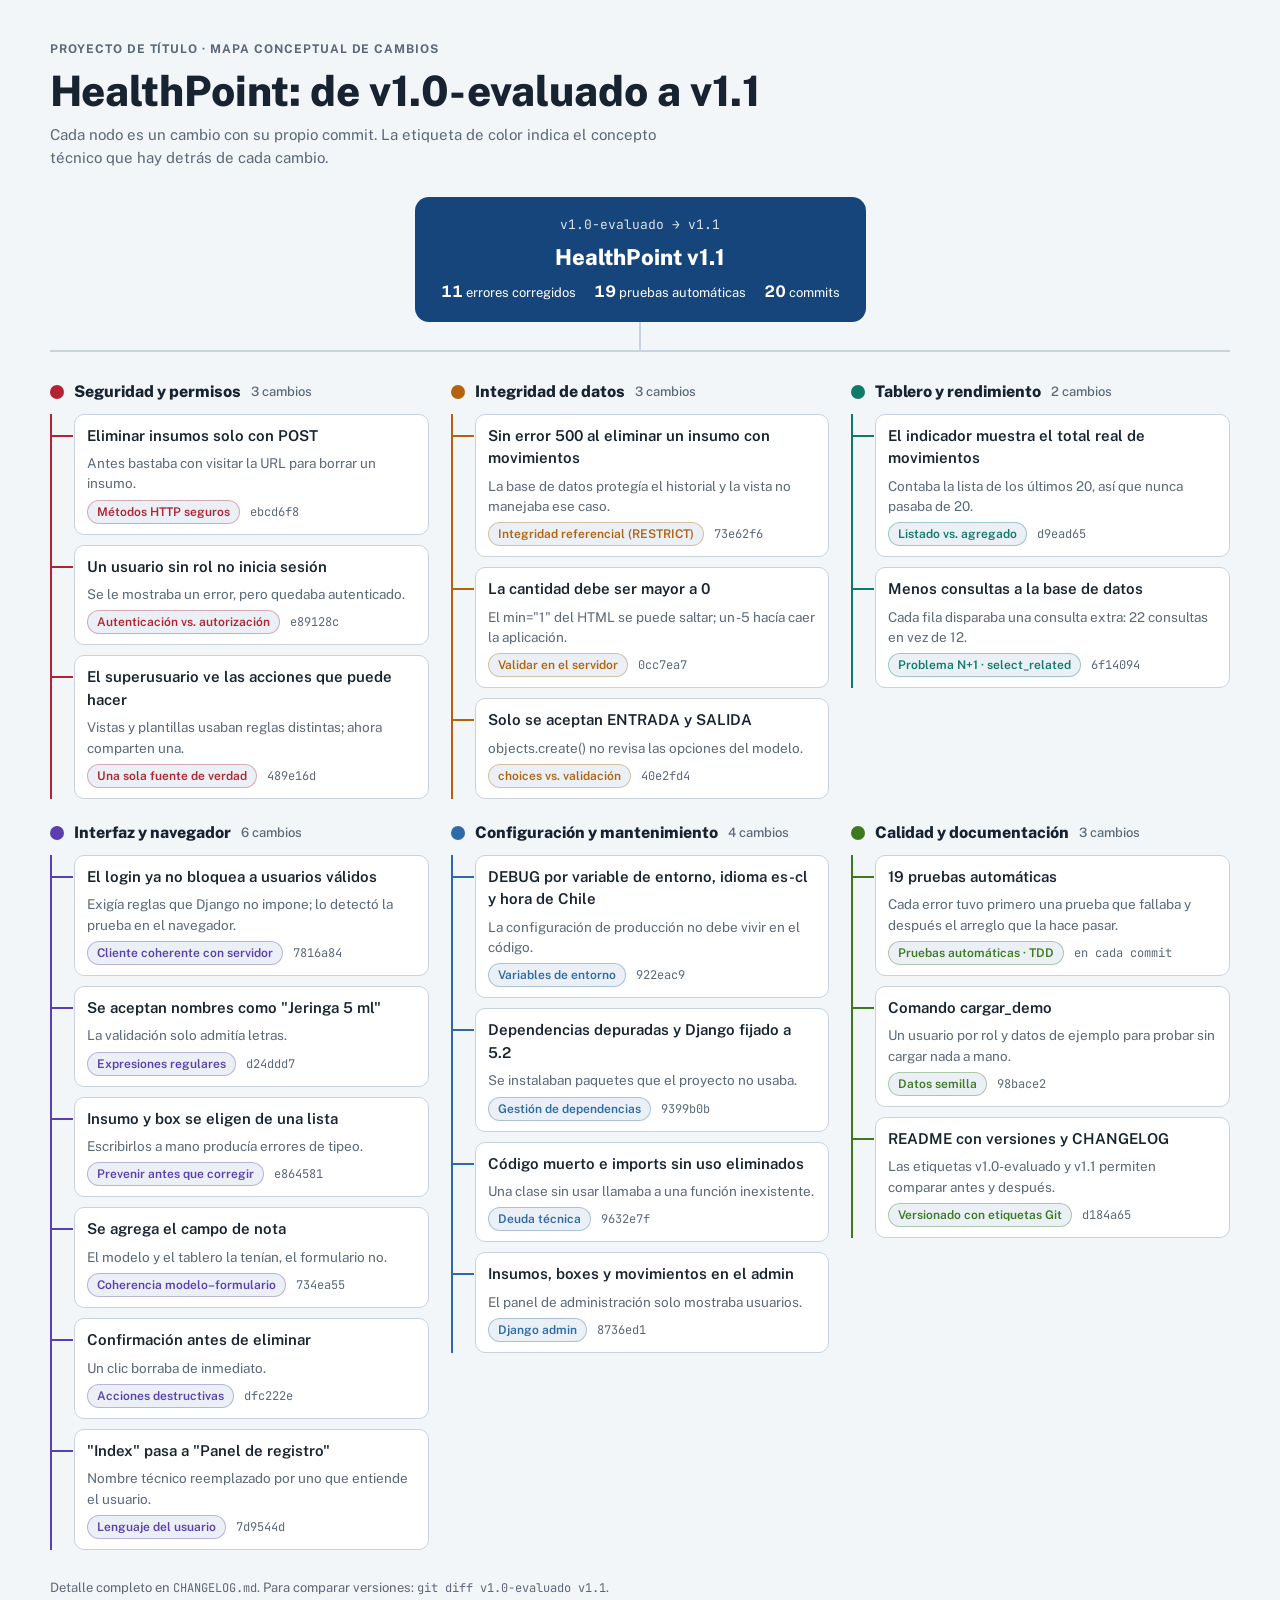
<file: docs/mapa-cambios.html>
<!DOCTYPE html>
<html lang="es">
<head>
<meta charset="UTF-8">
<meta name="viewport" content="width=device-width, initial-scale=1">
<title>Mapa HealthPoint v1.1</title>
<link rel="preconnect" href="https://fonts.googleapis.com">
<link rel="preconnect" href="https://fonts.gstatic.com" crossorigin>
<link rel="stylesheet" href="https://fonts.googleapis.com/css2?family=Public+Sans:wght@400;500;600;700;800&family=JetBrains+Mono:wght@500&display=swap">
<style>
  /* Layout: un nodo central (la versión) con seis ramas temáticas; cada rama
     es un árbol de cambios y cada cambio apunta al concepto que enseña. */
  :root {
    --bg: #f3f6f9;
    --surface: #ffffff;
    --ink: #172331;
    --muted: #5a6878;
    --line: #c9d3de;
    --hub: #15457a;
    --hub-ink: #ffffff;
    --chip: #eaf0f6;

    --b-seg: #b4232f;   /* seguridad */
    --b-dat: #b4630d;   /* datos */
    --b-ren: #0f7a6a;   /* rendimiento */
    --b-ui:  #5b3fb0;   /* interfaz */
    --b-cfg: #2c6aa8;   /* configuración */
    --b-cal: #3d7a1f;   /* calidad */

    --f-body: "Public Sans", "Segoe UI", system-ui, sans-serif;
    --f-mono: "JetBrains Mono", ui-monospace, Consolas, monospace;
    color-scheme: light;
  }
  @media (prefers-color-scheme: dark) {
    :root:not([data-theme="light"]) {
      --bg: #0f151c; --surface: #17202a; --ink: #e6edf4; --muted: #9aa8b8;
      --line: #2e3b49; --hub: #3d7fc4; --hub-ink: #ffffff; --chip: #1f2b38;
      --b-seg: #f0707a; --b-dat: #f0a44f; --b-ren: #4cc7b2; --b-ui: #a690f0;
      --b-cfg: #6faee8; --b-cal: #8bcf62;
      color-scheme: dark;
    }
  }
  :root[data-theme="dark"] {
    --bg: #0f151c; --surface: #17202a; --ink: #e6edf4; --muted: #9aa8b8;
    --line: #2e3b49; --hub: #3d7fc4; --hub-ink: #ffffff; --chip: #1f2b38;
    --b-seg: #f0707a; --b-dat: #f0a44f; --b-ren: #4cc7b2; --b-ui: #a690f0;
    --b-cfg: #6faee8; --b-cal: #8bcf62;
    color-scheme: dark;
  }

  * { box-sizing: border-box; }
  body {
    background: var(--bg);
    color: var(--ink);
    font-family: var(--f-body);
    font-size: 15px;
    line-height: 1.5;
    padding-inline: 16px;
    padding-block: 32px 48px;
  }
  .wrap { max-width: 1180px; margin: 0 auto; display: grid; gap: 28px; }

  header { display: grid; gap: 10px; }
  .eyebrow {
    font-size: 12px; font-weight: 700; letter-spacing: .08em; text-transform: uppercase;
    color: var(--muted);
  }
  h1 { margin: 0; font-size: clamp(28px, 4.5vw, 42px); font-weight: 800; line-height: 1.1; text-wrap: balance; }
  .lead { margin: 0; max-width: 68ch; color: var(--muted); }

  /* Nodo central */
  .hub-zone { display: grid; justify-items: center; gap: 0; }
  .hub {
    background: var(--hub); color: var(--hub-ink);
    border-radius: 14px; padding: 18px 26px; text-align: center;
    display: grid; gap: 6px; max-width: 100%;
  }
  .hub .ver { font-family: var(--f-mono); font-size: 13px; opacity: .85; }
  .hub strong { font-size: 22px; font-weight: 800; }
  .stats { display: flex; flex-wrap: wrap; justify-content: center; gap: 6px 18px; font-size: 13px; font-variant-numeric: tabular-nums; }
  .stats b { font-size: 16px; }
  .trunk { width: 2px; height: 28px; background: var(--line); }
  .bar { height: 2px; background: var(--line); width: 100%; }

  /* Ramas */
  .branches {
    display: grid;
    grid-template-columns: repeat(auto-fit, minmax(320px, 1fr));
    gap: 22px;
  }
  .branch { display: grid; gap: 10px; align-content: start; min-width: 0; }
  .branch-head {
    display: flex; align-items: center; gap: 10px;
    font-weight: 800; font-size: 16px;
  }
  .dot { width: 14px; height: 14px; border-radius: 50%; background: var(--c); flex: none; }
  .branch-head small { font-weight: 500; color: var(--muted); font-size: 13px; }

  .tree { list-style: none; margin: 0; padding: 0 0 0 6px; display: grid; gap: 10px; border-left: 2px solid var(--c); }
  .node {
    position: relative; margin-left: 16px;
    background: var(--surface); border: 1px solid var(--line); border-radius: 10px;
    padding: 10px 12px; display: grid; gap: 6px; min-width: 0;
  }
  .node::before {
    content: ""; position: absolute; left: -24px; top: 20px; width: 22px; height: 2px; background: var(--c);
  }
  .change { font-weight: 600; }
  .why { font-size: 13.5px; color: var(--muted); }
  .meta { display: flex; flex-wrap: wrap; align-items: center; gap: 6px 10px; }
  .concept {
    font-size: 12px; font-weight: 600; padding: 2px 9px; border-radius: 999px;
    background: var(--chip); color: var(--c); border: 1px solid color-mix(in srgb, var(--c) 35%, transparent);
  }
  .sha { font-family: var(--f-mono); font-size: 12px; color: var(--muted); text-decoration: none; }
  a.sha:hover, a.sha:focus-visible { color: var(--ink); text-decoration: underline; }
  a:focus-visible { outline: 2px solid var(--hub); outline-offset: 2px; border-radius: 3px; }

  .b-seg { --c: var(--b-seg); } .b-dat { --c: var(--b-dat); } .b-ren { --c: var(--b-ren); }
  .b-ui  { --c: var(--b-ui); }  .b-cfg { --c: var(--b-cfg); } .b-cal { --c: var(--b-cal); }

  footer { font-size: 13px; color: var(--muted); }
  footer code { font-family: var(--f-mono); font-size: 12px; }

  @media (max-width: 720px) { .bar { display: none; } }
</style>
</head>
<body>

<div class="wrap">
  <header>
    <span class="eyebrow">Proyecto de título · Mapa conceptual de cambios</span>
    <h1>HealthPoint: de v1.0-evaluado a v1.1</h1>
    <p class="lead">Cada nodo es un cambio con su propio commit. La etiqueta de color indica el concepto técnico que hay detrás de cada cambio.</p>
  </header>

  <div class="hub-zone">
    <div class="hub">
      <span class="ver">v1.0-evaluado → v1.1</span>
      <strong>HealthPoint v1.1</strong>
      <div class="stats">
        <span><b>11</b> errores corregidos</span>
        <span><b>19</b> pruebas automáticas</span>
        <span><b>20</b> commits</span>
      </div>
    </div>
    <div class="trunk"></div>
    <div class="bar"></div>
  </div>

  <div class="branches">

    <section class="branch b-seg" aria-labelledby="h-seg">
      <div class="branch-head" id="h-seg"><span class="dot"></span>Seguridad y permisos <small>3 cambios</small></div>
      <ul class="tree">
        <li class="node">
          <span class="change">Eliminar insumos solo con POST</span>
          <span class="why">Antes bastaba con visitar la URL para borrar un insumo.</span>
          <span class="meta"><span class="concept">Métodos HTTP seguros</span><a class="sha" href="https://github.com/Mikhassdev/healthpoint/commit/ebcd6f8">ebcd6f8</a></span>
        </li>
        <li class="node">
          <span class="change">Un usuario sin rol no inicia sesión</span>
          <span class="why">Se le mostraba un error, pero quedaba autenticado.</span>
          <span class="meta"><span class="concept">Autenticación vs. autorización</span><a class="sha" href="https://github.com/Mikhassdev/healthpoint/commit/e89128c">e89128c</a></span>
        </li>
        <li class="node">
          <span class="change">El superusuario ve las acciones que puede hacer</span>
          <span class="why">Vistas y plantillas usaban reglas distintas; ahora comparten una.</span>
          <span class="meta"><span class="concept">Una sola fuente de verdad</span><a class="sha" href="https://github.com/Mikhassdev/healthpoint/commit/489e16d">489e16d</a></span>
        </li>
      </ul>
    </section>

    <section class="branch b-dat" aria-labelledby="h-dat">
      <div class="branch-head" id="h-dat"><span class="dot"></span>Integridad de datos <small>3 cambios</small></div>
      <ul class="tree">
        <li class="node">
          <span class="change">Sin error 500 al eliminar un insumo con movimientos</span>
          <span class="why">La base de datos protegía el historial y la vista no manejaba ese caso.</span>
          <span class="meta"><span class="concept">Integridad referencial (RESTRICT)</span><a class="sha" href="https://github.com/Mikhassdev/healthpoint/commit/73e62f6">73e62f6</a></span>
        </li>
        <li class="node">
          <span class="change">La cantidad debe ser mayor a 0</span>
          <span class="why">El min="1" del HTML se puede saltar; un -5 hacía caer la aplicación.</span>
          <span class="meta"><span class="concept">Validar en el servidor</span><a class="sha" href="https://github.com/Mikhassdev/healthpoint/commit/0cc7ea7">0cc7ea7</a></span>
        </li>
        <li class="node">
          <span class="change">Solo se aceptan ENTRADA y SALIDA</span>
          <span class="why">objects.create() no revisa las opciones del modelo.</span>
          <span class="meta"><span class="concept">choices vs. validación</span><a class="sha" href="https://github.com/Mikhassdev/healthpoint/commit/40e2fd4">40e2fd4</a></span>
        </li>
      </ul>
    </section>

    <section class="branch b-ren" aria-labelledby="h-ren">
      <div class="branch-head" id="h-ren"><span class="dot"></span>Tablero y rendimiento <small>2 cambios</small></div>
      <ul class="tree">
        <li class="node">
          <span class="change">El indicador muestra el total real de movimientos</span>
          <span class="why">Contaba la lista de los últimos 20, así que nunca pasaba de 20.</span>
          <span class="meta"><span class="concept">Listado vs. agregado</span><a class="sha" href="https://github.com/Mikhassdev/healthpoint/commit/d9ead65">d9ead65</a></span>
        </li>
        <li class="node">
          <span class="change">Menos consultas a la base de datos</span>
          <span class="why">Cada fila disparaba una consulta extra: 22 consultas en vez de 12.</span>
          <span class="meta"><span class="concept">Problema N+1 · select_related</span><a class="sha" href="https://github.com/Mikhassdev/healthpoint/commit/6f14094">6f14094</a></span>
        </li>
      </ul>
    </section>

    <section class="branch b-ui" aria-labelledby="h-ui">
      <div class="branch-head" id="h-ui"><span class="dot"></span>Interfaz y navegador <small>6 cambios</small></div>
      <ul class="tree">
        <li class="node">
          <span class="change">El login ya no bloquea a usuarios válidos</span>
          <span class="why">Exigía reglas que Django no impone; lo detectó la prueba en el navegador.</span>
          <span class="meta"><span class="concept">Cliente coherente con servidor</span><a class="sha" href="https://github.com/Mikhassdev/healthpoint/commit/7816a84">7816a84</a></span>
        </li>
        <li class="node">
          <span class="change">Se aceptan nombres como "Jeringa 5 ml"</span>
          <span class="why">La validación solo admitía letras.</span>
          <span class="meta"><span class="concept">Expresiones regulares</span><a class="sha" href="https://github.com/Mikhassdev/healthpoint/commit/d24ddd7">d24ddd7</a></span>
        </li>
        <li class="node">
          <span class="change">Insumo y box se eligen de una lista</span>
          <span class="why">Escribirlos a mano producía errores de tipeo.</span>
          <span class="meta"><span class="concept">Prevenir antes que corregir</span><a class="sha" href="https://github.com/Mikhassdev/healthpoint/commit/e864581">e864581</a></span>
        </li>
        <li class="node">
          <span class="change">Se agrega el campo de nota</span>
          <span class="why">El modelo y el tablero la tenían, el formulario no.</span>
          <span class="meta"><span class="concept">Coherencia modelo–formulario</span><a class="sha" href="https://github.com/Mikhassdev/healthpoint/commit/734ea55">734ea55</a></span>
        </li>
        <li class="node">
          <span class="change">Confirmación antes de eliminar</span>
          <span class="why">Un clic borraba de inmediato.</span>
          <span class="meta"><span class="concept">Acciones destructivas</span><a class="sha" href="https://github.com/Mikhassdev/healthpoint/commit/dfc222e">dfc222e</a></span>
        </li>
        <li class="node">
          <span class="change">"Index" pasa a "Panel de registro"</span>
          <span class="why">Nombre técnico reemplazado por uno que entiende el usuario.</span>
          <span class="meta"><span class="concept">Lenguaje del usuario</span><a class="sha" href="https://github.com/Mikhassdev/healthpoint/commit/7d9544d">7d9544d</a></span>
        </li>
      </ul>
    </section>

    <section class="branch b-cfg" aria-labelledby="h-cfg">
      <div class="branch-head" id="h-cfg"><span class="dot"></span>Configuración y mantenimiento <small>4 cambios</small></div>
      <ul class="tree">
        <li class="node">
          <span class="change">DEBUG por variable de entorno, idioma es-cl y hora de Chile</span>
          <span class="why">La configuración de producción no debe vivir en el código.</span>
          <span class="meta"><span class="concept">Variables de entorno</span><a class="sha" href="https://github.com/Mikhassdev/healthpoint/commit/922eac9">922eac9</a></span>
        </li>
        <li class="node">
          <span class="change">Dependencias depuradas y Django fijado a 5.2</span>
          <span class="why">Se instalaban paquetes que el proyecto no usaba.</span>
          <span class="meta"><span class="concept">Gestión de dependencias</span><a class="sha" href="https://github.com/Mikhassdev/healthpoint/commit/9399b0b">9399b0b</a></span>
        </li>
        <li class="node">
          <span class="change">Código muerto e imports sin uso eliminados</span>
          <span class="why">Una clase sin usar llamaba a una función inexistente.</span>
          <span class="meta"><span class="concept">Deuda técnica</span><a class="sha" href="https://github.com/Mikhassdev/healthpoint/commit/9632e7f">9632e7f</a></span>
        </li>
        <li class="node">
          <span class="change">Insumos, boxes y movimientos en el admin</span>
          <span class="why">El panel de administración solo mostraba usuarios.</span>
          <span class="meta"><span class="concept">Django admin</span><a class="sha" href="https://github.com/Mikhassdev/healthpoint/commit/8736ed1">8736ed1</a></span>
        </li>
      </ul>
    </section>

    <section class="branch b-cal" aria-labelledby="h-cal">
      <div class="branch-head" id="h-cal"><span class="dot"></span>Calidad y documentación <small>3 cambios</small></div>
      <ul class="tree">
        <li class="node">
          <span class="change">19 pruebas automáticas</span>
          <span class="why">Cada error tuvo primero una prueba que fallaba y después el arreglo que la hace pasar.</span>
          <span class="meta"><span class="concept">Pruebas automáticas · TDD</span><span class="sha">en cada commit</span></span>
        </li>
        <li class="node">
          <span class="change">Comando cargar_demo</span>
          <span class="why">Un usuario por rol y datos de ejemplo para probar sin cargar nada a mano.</span>
          <span class="meta"><span class="concept">Datos semilla</span><a class="sha" href="https://github.com/Mikhassdev/healthpoint/commit/98bace2">98bace2</a></span>
        </li>
        <li class="node">
          <span class="change">README con versiones y CHANGELOG</span>
          <span class="why">Las etiquetas v1.0-evaluado y v1.1 permiten comparar antes y después.</span>
          <span class="meta"><span class="concept">Versionado con etiquetas Git</span><a class="sha" href="https://github.com/Mikhassdev/healthpoint/commit/d184a65">d184a65</a></span>
        </li>
      </ul>
    </section>

  </div>


  <footer>
    Detalle completo en <code>CHANGELOG.md</code>. Para comparar versiones: <code>git diff v1.0-evaluado v1.1</code>.
  </footer>
</div>
</body>
</html>
</file>
